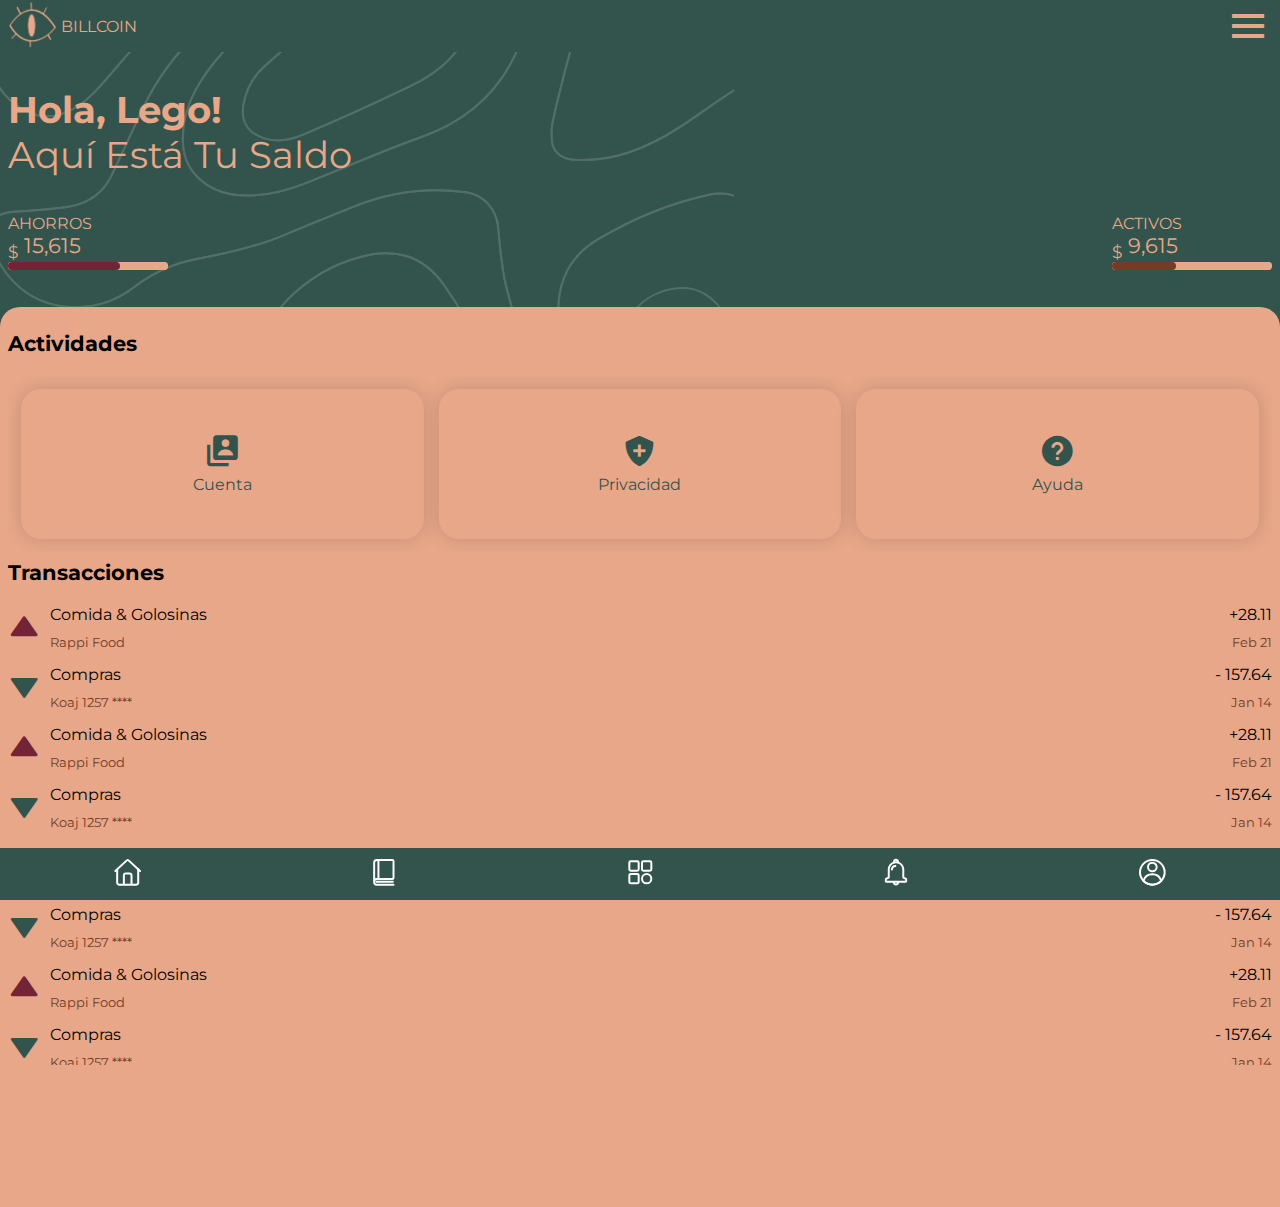
<file: index.html>
<!DOCTYPE html>
<html lang="en">
<head>
    <meta charset="UTF-8">
    <meta name="viewport" content="width=device-width, initial-scale=1.0">
    <title>Billcoin</title>
    <link rel="stylesheet" href="css/style.css">
    <link rel="shortcut icon" href="storage/img/logo2.png" />
    <link href='https://unpkg.com/boxicons@2.1.4/css/boxicons.min.css' rel='stylesheet'>
    <link rel="preconnect" href="https://fonts.googleapis.com">
    <link rel="preconnect" href="https://fonts.gstatic.com" crossorigin>
    <link href="https://fonts.googleapis.com/css2?family=Montserrat:ital,wght@0,100..900;1,100..900&display=swap" rel="stylesheet">
</head>
<body>
    <div class="banner">
        <img src="storage/img/banner.svg">
    </div>
    <header class="header">
        <div class="header__logo">
            <div class="logo__icono">
                <img src="storage/img/logo.png">
            </div>
            <div class="logo__titulo">billcoin</div>
        </div>
        <div class="header__menu">
            <i class='bx bx-menu'></i>
        </div>
    </header>
    <main class="main">
        <section class="main__titulo">
            <article class="titulo__card">
                <h2>Hola, Lego!</h2>
                <p>aquí está tu saldo</p>
            </article>
            <article class="titulo__balance">
                <div class="balance__one">
                    <small>ahorros</small>
                    <label for="savings"><sub>$</sub> 15,615</label>
                    <progress id="savings" max="100" value="70"></progress>
                </div>
                <div class="balance__two">
                    <small>activos</small>
                    <label for="savings"><sub>$</sub> 9,615</label>
                    <progress id="savings" max="100" value="40"></progress>
                </div>
            </article>
        </section>
        <section class="main__activities">
            <article class="activities__service">
                <h3>actividades</h3>
                <div class="service__cards">
                    <div class="service__cards__item_1">
                        <i class='bx bxs-user-account' ></i>
                        <p>cuenta</p>
                    </div>
                    <div class="service__cards__item_2">
                        <i class='bx bxs-shield-plus'></i>
                        <p>privacidad</p>
                    </div>
                    <div class="service__cards__item_3">
                        <i class='bx bxs-help-circle' ></i>
                        <p>ayuda</p>
                    </div>
                </div>
            </article>
            <article class="activities__transactions">
                <h3>transacciones</h3>
                <div class="transactions__cards">
                    <div class="transactions__cards__item">
                        <div>
                            <i class='bx bxs-up-arrow' ></i>
                            <div class="transactions__description">
                                <p>comida & golosinas</p>
                                <small>rappi food</small>
                            </div>
                        </div>
                        <div class="transactions__value">
                            <p>+28.11</p>
                            <small>feb 21</small>
                        </div>
                    </div>
                    <div class="transactions__cards__item">
                        <div>
                            <i class='bx bxs-down-arrow' ></i>
                            <div class="transactions__description">
                                <p>compras</p>
                                <small>koaj 1257 ****</small>
                            </div>
                        </div>
                        <div class="transactions__value">
                            <p>- 157.64</p>
                            <small>jan 14</small>
                        </div>
                    </div>
                    <div class="transactions__cards__item">
                        <div>
                            <i class='bx bxs-up-arrow' ></i>
                            <div class="transactions__description">
                                <p>comida & golosinas</p>
                                <small>rappi food</small>
                            </div>
                        </div>
                        <div class="transactions__value">
                            <p>+28.11</p>
                            <small>feb 21</small>
                        </div>
                    </div>
                    <div class="transactions__cards__item">
                        <div>
                            <i class='bx bxs-down-arrow' ></i>
                            <div class="transactions__description">
                                <p>compras</p>
                                <small>koaj 1257 ****</small>
                            </div>
                        </div>
                        <div class="transactions__value">
                            <p>- 157.64</p>
                            <small>jan 14</small>
                        </div>
                    </div>
                    <div class="transactions__cards__item">
                        <div>
                            <i class='bx bxs-up-arrow' ></i>
                            <div class="transactions__description">
                                <p>comida & golosinas</p>
                                <small>rappi food</small>
                            </div>
                        </div>
                        <div class="transactions__value">
                            <p>+28.11</p>
                            <small>feb 21</small>
                        </div>
                    </div>
                    <div class="transactions__cards__item">
                        <div>
                            <i class='bx bxs-down-arrow' ></i>
                            <div class="transactions__description">
                                <p>compras</p>
                                <small>koaj 1257 ****</small>
                            </div>
                        </div>
                        <div class="transactions__value">
                            <p>- 157.64</p>
                            <small>jan 14</small>
                        </div>
                    </div>
                    <div class="transactions__cards__item">
                        <div>
                            <i class='bx bxs-up-arrow' ></i>
                            <div class="transactions__description">
                                <p>comida & golosinas</p>
                                <small>rappi food</small>
                            </div>
                        </div>
                        <div class="transactions__value">
                            <p>+28.11</p>
                            <small>feb 21</small>
                        </div>
                    </div>
                    <div class="transactions__cards__item">
                        <div>
                            <i class='bx bxs-down-arrow' ></i>
                            <div class="transactions__description">
                                <p>compras</p>
                                <small>koaj 1257 ****</small>
                            </div>
                        </div>
                        <div class="transactions__value">
                            <p>- 157.64</p>
                            <small>jan 14</small>
                        </div>
                    </div>
                    <div class="transactions__cards__item">
                        <div>
                            <i class='bx bxs-up-arrow' ></i>
                            <div class="transactions__description">
                                <p>comida & golosinas</p>
                                <small>rappi food</small>
                            </div>
                        </div>
                        <div class="transactions__value">
                            <p>+28.11</p>
                            <small>feb 21</small>
                        </div>
                    </div>
                    <div class="transactions__cards__item">
                        <div>
                            <i class='bx bxs-down-arrow' ></i>
                            <div class="transactions__description">
                                <p>compras</p>
                                <small>koaj 1257 ****</small>
                            </div>
                        </div>
                        <div class="transactions__value">
                            <p>- 157.64</p>
                            <small>jan 14</small>
                        </div>
                    </div>
                    <div class="transactions__cards__item">
                        <div>
                            <i class='bx bxs-up-arrow' ></i>
                            <div class="transactions__description">
                                <p>comida & golosinas</p>
                                <small>rappi food</small>
                            </div>
                        </div>
                        <div class="transactions__value">
                            <p>+28.11</p>
                            <small>feb 21</small>
                        </div>
                    </div>
                    <div class="transactions__cards__item">
                        <div>
                            <i class='bx bxs-down-arrow' ></i>
                            <div class="transactions__description">
                                <p>compras</p>
                                <small>koaj 1257 ****</small>
                            </div>
                        </div>
                        <div class="transactions__value">
                            <p>- 157.64</p>
                            <small>jan 14</small>
                        </div>
                    </div>
                    </div>
                </div>
            </article>
        </section>
    </main>
    <footer class="footer">
        <ul>
            <li>
                <a href="#"><img src="storage/img/icon.svg"></a>
            </li>
            <li>
                <a href="/views/balance.html"><img src="storage/img/icon_1.svg"></a>
            </li>
            <li>
                <a href="views/cards.html"><img src="storage/img/icon_2.svg"></a>
            </li>
            <li>
                <a href="#"><img src="storage/img/icon_3.svg"></a>
            </li>
            <li>
                <a href="index.html"><img src="storage/img/icon_4.svg"></a>
            </li>
        </ul>
    </footer>
</body>
</html>
</file>
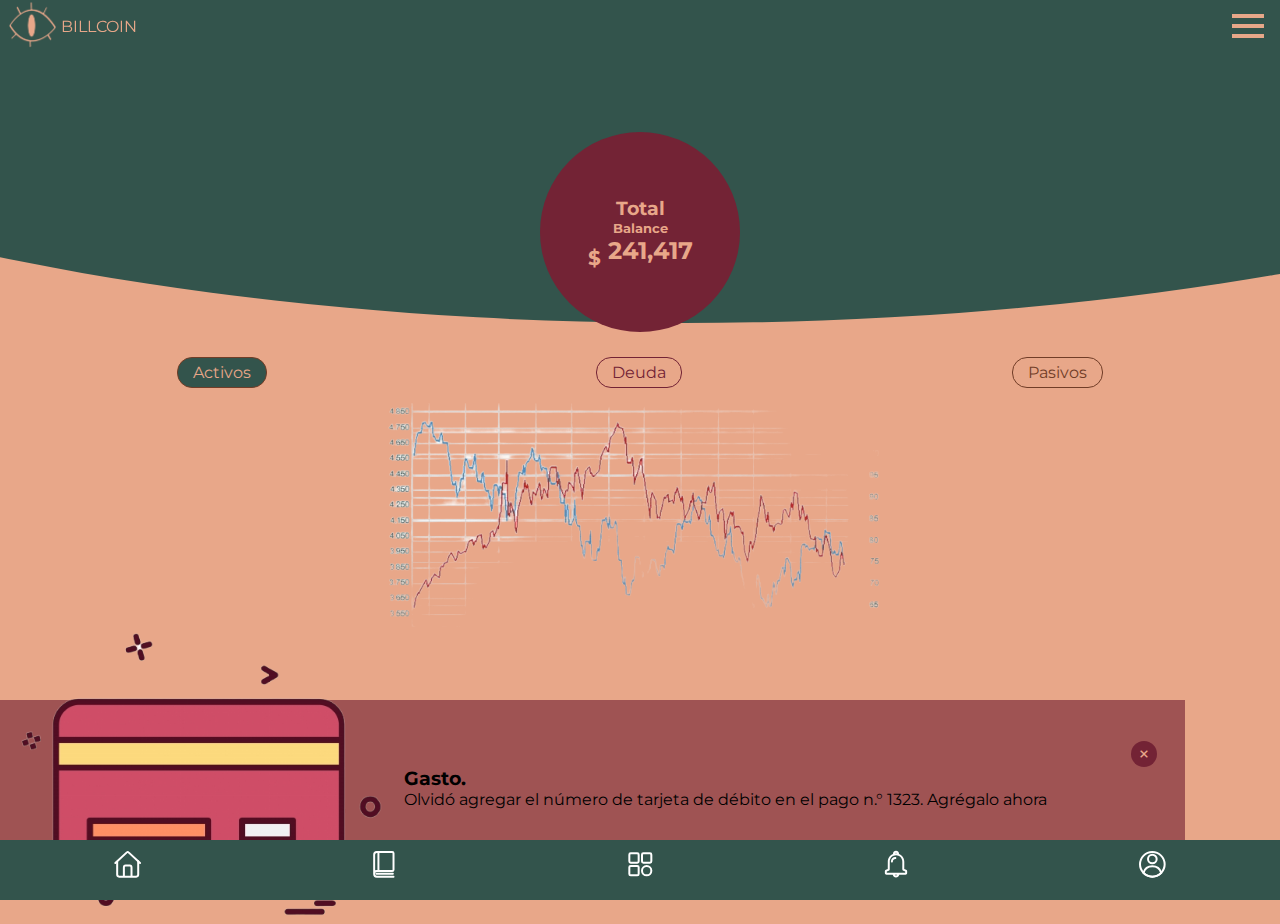
<file: views/balance.html>
<!DOCTYPE html>
<html lang="en">
<head>
    <meta charset="UTF-8">
    <meta name="viewport" content="width=device-width, initial-scale=1.0">
    <title>Billcoin</title>
    <link rel="stylesheet" href="../css/balance.css">
    <link rel="shortcut icon" href="../storage/img/logo2.png" />
    <link href='https://unpkg.com/boxicons@2.1.4/css/boxicons.min.css' rel='stylesheet'>
    <link rel="preconnect" href="https://fonts.googleapis.com">
    <link rel="preconnect" href="https://fonts.gstatic.com" crossorigin>
    <link href="https://fonts.googleapis.com/css2?family=Montserrat:ital,wght@0,100..900;1,100..900&display=swap" rel="stylesheet">
</head>
<body>
    <header class="header">
        <div class="header__logo">
            <div class="logo__icono">
                <img src="../storage/img/logo.png">
            </div>
            <div class="logo__titulo">billcoin</div>
        </div>
        <div class="header__menu">
            <i class='bx bx-menu'></i>
        </div>
    </header>

    <main class="main">
        <section class="balance">
            <article class="balance__circle">
            </article>
            <article class="balance__total">
                <div>    
                    <h3>total</h3>
                    <h5>balance</h5>
                    <h2><sub>$</sub> 241,417</h2>
                </div>
            </article>
        </section>
        <section class="report">
            <article class="report__accounting">
                <button>Activos</button>
                <button>Deuda</button>
                <button>Pasivos</button>
            </article>
            <article class="report__week">
                <img src="../storage/img/grafica.png">
            </article>
        </section>
        <section class="process"> 
            <article class="process__card">
                <div class="card__image">
                    <img src="../storage/img/tarjeta.png">
                </div>
                <div class="card__description">
                    <div class="process__close"><i class="bx bx-x"></i></div>
                    <h3>Gasto.</h3>
                    <p>Olvidó agregar el número de tarjeta de débito en el pago n.° 1323. Agrégalo ahora</p>
                </div>
            </article>
        </section>

    </main>

    <!-- <div class="cuerpo">
        <div class="centro">
            <div class="cabeza">
                <img src="../storage/img/Ellipse 12.svg">
            </div>
            <img class="center" src="../storage/img/Ellipse 19.svg">
            <p class="txt1">Total Balance</p>
            <p class="txt2"><span class="mini">$</span> 214,417</p>
        </div>
        <div class="botones">
            <button class="bot1">Assets</button>
            <button class="bot2">Debt</button>
            <button class="bot3">Income</button>
        </div>
        <div class="tabla">
            <img src="../storage/img/image.png">
        </div>
        <div class="pie">
            <img class="tarj" src="../storage/img/tarjeta.svg">
            <img class="equis" src="../storage/img/equis.svg">
            <h1 class="tit">Spending</h1>
            <p class="txt">You forgot to add debt card number at payment #1323. Add it now</p>
        </div> -->
    </div> 
    <footer class="footer">
        <ul>
            <li>
                <a href="#"><img src="../storage/img/icon.svg"></a>
            </li>
            <li>
                <a href="#"><img src="../storage/img/icon_1.svg"></a>
            </li>
            <li>
                <a href="balance.html"><img src="../storage/img/icon_2.svg"></a>
            </li>
            <li>
                <a href="#"><img src="../storage/img/icon_3.svg"></a>
            </li>
            <li>
                <a href="../index.html"><img src="../storage/img/icon_4.svg"></a>
            </li>
        </ul>
    </footer>
</body>
</html>
</file>
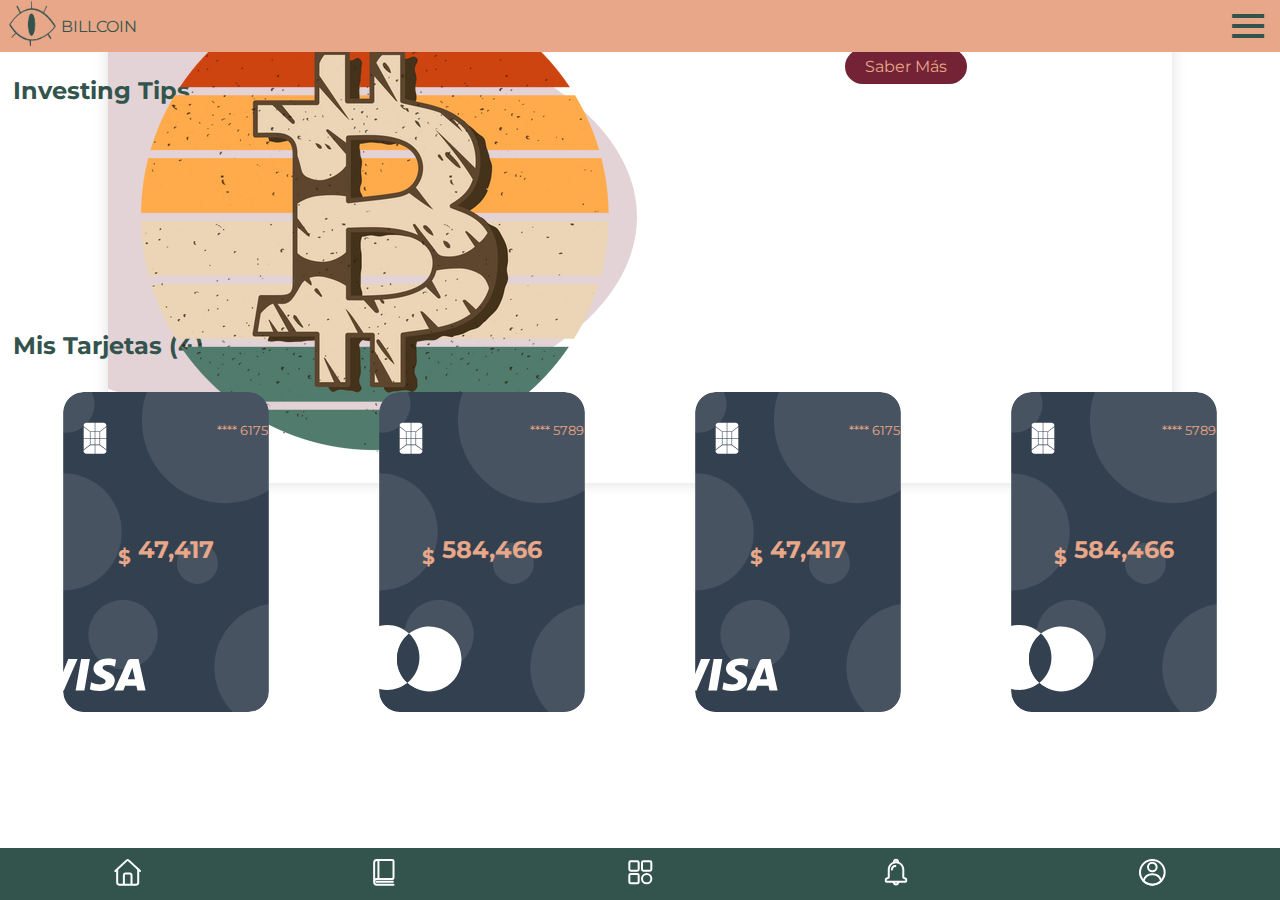
<file: views/cards.html>
<!DOCTYPE html>
<html lang="en">
<head>
    <meta charset="UTF-8">
    <meta name="viewport" content="width=device-width, initial-scale=1.0">
    <title>Billcoin</title>
    <link rel="stylesheet" href="../css/cards.css">
    <link rel="shortcut icon" href="../storage/img/logo2.png" />
    <link href='https://unpkg.com/boxicons@2.1.4/css/boxicons.min.css' rel='stylesheet'>
    <link rel="preconnect" href="https://fonts.googleapis.com">
    <link rel="preconnect" href="https://fonts.gstatic.com" crossorigin>
    <link href="https://fonts.googleapis.com/css2?family=Montserrat:ital,wght@0,100..900;1,100..900&display=swap" rel="stylesheet">
</head>
<body>
    <header class="header">
        <div class="header__logo">
            <div class="logo__icono">
                <img src="../storage/img/logo2.png">
            </div>
            <div class="logo__titulo">billcoin</div>
        </div>
        <div class="header__menu">
            <i class='bx bx-menu'></i>
        </div>
    </header>

    <main class="main">
        <h3 class="main__title">investing tips</h3>
        <section class="main__banner">
            <div class="banner__public">
                <div class="public__logo">
                    <div> 1 </div>
                    <img src="../storage/img/bann.png">
                </div>
                <div class="public__description">
                    <div class="description__close">
                        <i class='bx bx-x'></i>
                    </div>
                    <p>¿Que es el Billcoin?</p>
                    <small>Por Alex Hirsch, DDEG</small>
                    <button>saber más</button>
                </div>
            </div>
        </section>
        <h3 class="main__title2">mis tarjetas (4)</h3>
        <section class="main__cards">
            <article class="cards__item">
                <small>**** 6175</small>
                <h2><sub>$</sub> 47,417</h2>
                <img src="../storage/img/visa.svg">
            </article>
            <article class="cards__item">
                <small>**** 5789</small>
                <h2><sub>$</sub> 584,466</h2>
                <img src="../storage/img/masterCard.svg">
            </article>
            <article class="cards__item">
                <small>**** 6175</small>
                <h2><sub>$</sub> 47,417</h2>
                <img src="../storage/img/visa.svg">
            </article>
            <article class="cards__item">
                <small>**** 5789</small>
                <h2><sub>$</sub> 584,466</h2>
                <img src="../storage/img/masterCard.svg">
            </article>
        </section>
    </main>

    <footer class="footer">
        <ul>
            <li>
                <a href="#"><img src="../storage/img/icon.svg"></a>
            </li>
            <li>
                <a href="#"><img src="../storage/img/icon_1.svg"></a>
            </li>
            <li>
                <a href="balance.html"><img src="../storage/img/icon_2.svg"></a>
            </li>
            <li>
                <a href="#"><img src="../storage/img/icon_3.svg"></a>
            </li>
            <li>
                <a href="../index.html"><img src="../storage/img/icon_4.svg"></a>
            </li>
        </ul>
    </footer>
</body>
</html>
</file>
<file: css/style.css>
@import url(variable.css);

* {
    margin: 0;
    padding: 0;
    box-sizing: border-box;
    font-family: "Montserrat", sans-serif;
    font-optical-sizing: auto;
    font-weight: 10px;
    font-style: normal;
}
body{
    background: var(--color-primario);
}
.banner{
    position: absolute;
    z-index: -1;
}
.banner img{
    width: 100%;
    height: 105vh;
    object-fit: cover;
}
.header {
    width: 100%;
    padding: 0 .5em;
    /* height: 60px; */
    /* background: darkgoldenrod; */
    display: flex;
    flex-direction: row;
    justify-content: space-between;
    align-items: center;
    flex-wrap: nowrap;
    position: sticky;
    z-index: 2;
    top: 0;
    background: var(--color-primario);
}

.header__logo {
    /* background: red; */
    display: flex;
    align-items: center;
    gap: 5px;

}

.logo__icono {
    /* background: green; */
}

.logo__icono img {
    width: 3em;
}

.logo__titulo {
    /* background: orange; */
    color: var(--color-ternario);
    font-family: "Montserrat", sans-serif;
    font-optical-sizing: auto;
    font-weight: 10px;
    font-style: normal;
    text-transform: uppercase;
}

.header__menu {
    /* background: darkblue; */
}

.header__menu i {
    font-size: 3em;
    color: var(--color-ternario);
}

.main__titulo {
    /* background: red; */
}

.titulo__card {
    /* background: green; */
    display: flex;
    flex-direction: column;
    margin-top: 35px;
    justify-content: center;
    padding: 0 0.5em
}

.titulo__card h2,
.titulo__card p {
    font-size: 2.3em;
    color: var(--color-ternario);
    text-transform: capitalize;
}

.titulo__card h2 {
    font-family: "Montserrat", sans-serif;
    font-optical-sizing: auto;
    font-weight: 10px;
    font-style: normal;
}

.titulo__card p {
    font-family: "Montserrat", sans-serif;
    font-optical-sizing: auto;
    font-weight: 10px;
    font-style: normal;
    text-transform: capitalize;
}

.titulo__balance {
    /* background: fuchsia; */
    color: var(--color-ternario);
    display: flex;
    height: 130px;
    justify-content: space-between;
    align-items: center;
    padding: 0 0.5em;
}

.balance__one,
.balance__two {
    display: flex;
    flex-direction: column;
}

.balance__one small,
.balance__two small {
    font-size: 1em;
    text-transform: uppercase;
    font-family: "Montserrat", sans-serif;
    font-optical-sizing: auto;
    font-weight: 10px;
    font-style: normal;
}

.balance__one label,
.balance__two label {
    font-size: 1.3em;
    font-family: "Montserrat", sans-serif;
    font-optical-sizing: auto;
    font-weight: 10px;
    font-style: normal;
}

.balance__one progress[value] {
    --color: var(--color-secundario);
    --background: var(--color-ternario);
    background: var(--background);
}

.balance__two progress[value] {
    --color: var(--color-cuarto);
    --background: var(--color-ternario);
    background: var(--background);
}

progress[value] {
    -webkit-appearance: none;
    -moz-appearance: none;
    appearance: none;
    border: none;
    /* margin: 0 10px; */
    height: .5em;
    border-radius: 10em;
}

.balance__one progress[value]::-webkit-progress-bar,
.balance__two progress[value]::-webkit-progress-bar {
    border-radius: 10em;
    height: .5em;
    background: var(--background);
}

progress[value]::-webkit-progress-value {
    border-radius: 10em;
    background: var(--color);
}

progress[value]::-moz-progress-bar {
    border-radius: 10em;
    background: var(--color);
}

.main__activities{
    background: var(--color-ternario);
    height: 100vh;
    padding: 1.5em 0.5em;
    border-top-left-radius: 20px;
    border-top-right-radius: 20px;
    position: relative;
    z-index: 5;
    display: flex;
    flex-direction: column;
    gap: .5em;
}
.activities__service{
    /* background: blue; */
}
.activities__service h3,
.activities__transactions h3{
    /* background: darkgoldenrod; */
    text-transform: capitalize;
    font-family: "Montserrat", sans-serif;
    font-optical-sizing: auto;
    font-weight: 10px;
    font-style: normal;
    font-size: 1.3em;
    margin-bottom: 20px;
}

.service__cards{
    /* background: olivedrab; */
    display: flex;
    flex-direction: row;
    justify-content: center;
    overflow-x: scroll;
    padding: 0.8em;
    gap: 15px;
}
.service__cards div{
    flex: 1;
    min-width: 30%;
    min-height: 150px;
    border-radius: 20px;
    background: var(--color-ternario);
    box-shadow: 0px 0px 20px rgba(0, 0, 0, 0.150);
    color: var(--color-primario);
    font-family: "Montserrat", sans-serif;
    font-optical-sizing: auto;
    font-weight: 10px;
    font-style: normal;
    text-transform: capitalize;
    display: flex;
    flex-direction: column;
    justify-content: center;
    align-items: center;
    gap: 5px;
}
.service__cards div i{
    font-size: 2.3em;
}

.activities__transactions{
    /* background: red; */
}

.transactions__cards{
    /* background: orangered; */
    height: 460px;
    display: flex;
    flex-direction: column;
    overflow-y: scroll;
    gap: 15px
}
.transactions__cards div{
    /* background: darkgoldenrod; */
    height: 45px;
    display: flex;
    flex-direction: row;
    justify-content: space-between;
    align-items: center;
    gap: 10px;
}
.transactions__cards div i {
    font-size: 2em;
}
div.transactions__description,
div.transactions__value{
    display: flex;
    flex-direction: column;
    text-transform: capitalize;
}
div.transactions__description{
    align-items: flex-start;
}
div.transactions__value{
    align-items: flex-end;
}
div.transactions__description p,
div.transactions__value p{
    font-family: "Montserrat", sans-serif;
    font-optical-sizing: auto;
    font-weight: 10px;
    font-style: normal;
}
div.transactions__description small,
div.transactions__value small{
    font-family: "Montserrat", sans-serif;
    font-optical-sizing: auto;
    font-weight: 10px;
    font-style: normal;
    color: var(--color-cuarto);
}
i.bx.bxs-up-arrow{
    color: var(--color-secundario);
}
i.bxs-down-arrow{
    color: var(--color-primario);
}

.footer {
    width: 100%;
    background: var(--color-primario);
    position: fixed;
    bottom: 0;
    z-index: 10;
}

.footer ul {
    display: flex;
    justify-content: space-around;
}

.footer ul li {
    list-style: none;
    margin: .5em 0;
}

.footer ul li a img {
    width: 2em;
}
</file>
<file: css/balance.css>
@import url(variable.css);

* {
    margin: 0;
    padding: 0;
    box-sizing: border-box;  font-family: "Montserrat", sans-serif;
    font-optical-sizing: auto;
    font-style: normal;
}
body{
    background: var(--color-ternario);
}
.banner{
    position: absolute;
    z-index: -1;
}
.banner img{
    width: 100%;

}
.header {
    width: 100%;
    padding: 0 .5em;
    /* height: 60px; */
    /* background: darkgoldenrod; */
    display: flex;
    flex-direction: row;
    justify-content: space-between;
    align-items: center;
    flex-wrap: nowrap;
    position: fixed;
    z-index: 2;
    top: 0;
}

.header__logo {
    /* background: red; */
    display: flex;
    align-items: center;
    gap: 5px;

}

.logo__icono {
    /* background: green; */
}

.logo__icono img {
    width: 3em;
}

.logo__titulo {
    /* background: orange; */
    color:  var(--color-ternario);
    font-family: "Montserrat", sans-serif;
    font-optical-sizing: auto;
    font-weight: 10px;
    font-style: normal;
    text-transform: uppercase;
}

.header__menu {
    /* background: darkblue; */
}

.header__menu i {
    font-size: 3em;
    color: var(--color-ternario);
}

.balance{
    width: 100%;
    height: 38vh;
    position: relative;
    overflow: hidden;
}
.balance__circle{
    background: var(--color-primario);
    width: 110%;
    height: 58vh;
    border-radius: 100%;
    position: absolute;
    top: -460px;
    left: -20px;
    right: 0;
    margin: 0 auto;
    scale: 2;
}
.balance__total{
    background: var(--color-secundario);
    width: 200px;
    height: 200px;
    border-radius: 100%;
    position: absolute;
    left: 0;
    right: 0;
    bottom: 10px;
    margin: 0 auto;
    text-align: center;
    color: var(--color-ternario);
    font-family: "Montserrat", sans-serif;
    font-optical-sizing: auto;
    font-weight: 10px;
    font-style: normal;
    text-transform: capitalize;
}
.balance__total div{
    margin-top: 65px;
}
.report{
    width: 100%;
    position: relative;
    padding: 15px .8em;
}
.report__accounting{
    display: flex;
    flex-direction: row;
    justify-content: space-around;
}
.report__accounting button{
    background: var(--color-ternario);
    padding: 5px 15px;
    border-radius: 15px;
    font-family: "Montserrat", sans-serif;
    font-optical-sizing: auto;
    font-weight: 10px;
    font-style: normal;
    font-size: 1em;
    border: 1px solid var(--color-cuarto);
    color: var(--color-cuarto);
    text-transform: capitalize;
}
.report__accounting button:first-child{
    background: var(--color-primario);
    color: var(--color-ternario);
}
.report__accounting button:nth-child(2){
    background: var(--color-ternario);
    color: var(--color-secundario);
    border-color: var(--color-secundario);
}
.report__accounting button:last-child{
    background: var(--color-ternario);
}
.report__week img{
    width: 100%;
    height: 25vh;
    object-fit: contain;
    margin-top: 15px;
}
.process{
    background: rgba(115, 35, 52, 0.63);
    height: 150px;
    position: absolute;
    bottom: 50px;
    display: flex;
    padding: 0 0.8rem;
}
.process__card{
    width: 100%;
    display: flex;
    justify-content: center;
    align-items: center;
}
.card__image{
    flex: 1;
}
.card__image img{
    width: 100%;
    object-fit: contain;
}
.card__description{
    display: flex;
    flex-direction: column;
    align-content: center;
    padding-right: 15px;
    padding-left: 15px;
    flex: 2;
}
.card__description div h3{
    text-transform: capitalize;
    color: var(--color-primario);
    font-family: "Montserrat", sans-serif;
    font-optical-sizing: auto;
    font-weight: 10px;
    font-style: normal;
}

.card__description div p{
    color: var(--color-cuarto);
    font-family: "Montserrat", sans-serif;
    font-optical-sizing: auto;
    font-weight: 10px;
    font-style: normal;
}

.process__close{
    display: flex;
    justify-content: flex-end;
}

.process__close i{
    border-radius: 100%;
    padding: 5px;
    background: var(--color-secundario);
    color: var(--color-ternario);
}






.footer {
    width: 100%;
    height: 60px;
    background: var(--color-primario);
    position: fixed;
    bottom: 0;
    z-index: 10;
}

.footer ul {
    display: flex;
    justify-content: space-around;
}

.footer ul li {
    list-style: none;
    margin: .5em 0;
}

.footer ul li a img {
    width: 2em;
}
</file>
<file: css/cards.css>
@import url(variable.css);

* {
    margin: 0;
    padding: 0;
    box-sizing: border-box;
    font-family: "Montserrat", sans-serif;
    font-optical-sizing: auto;
    font-weight: 10px;
    font-style: normal;
}


.header {
    width: 100%;
    padding: 0 .5em;
    /* height: 60px; */
    /* background: darkgoldenrod; */
    display: flex;
    flex-direction: row;
    justify-content: space-between;
    align-items: center;
    flex-wrap: nowrap;
    position: sticky;
    z-index: 2;
    top: 0;
    background: var(--color-ternario);
}

.header__logo {
    /* background: red; */
    display: flex;
    align-items: center;
    gap: 5px;

}

.logo__icono {
    /* background: green; */
}

.logo__icono img {
    width: 3em;
}

.logo__titulo {
    /* background: orange; */
    color:  var(--color-primario);
    font-family: "Montserrat", sans-serif;
    font-optical-sizing: auto;
    font-weight: 10px;
    font-style: normal;
    text-transform: uppercase;
}

.header__menu {
    /* background: darkblue; */
}

.header__menu i {
    font-size: 3em;
    color: var(--color-primario);
}


.main{
    display: grid;
    grid-template-columns: 1fr;
    grid-template-rows: repeat(9, 1fr);
    padding: 0 .8em;
    grid-template-areas: 
    "investing"
    "banner"
    "banner"
    "cards"
    "colection"
    "colection"
    "colection"
    "colection"
    "colection";
    grid-gap: 10px;
}
.main__title,
.main__title2{
    /* background: red; */
    grid-area: investing;
    margin-top: 1em;
    font-size: 1.5em;
    text-transform: capitalize;
    font-family: "Montserrat", sans-serif;
    font-optical-sizing: auto;
    font-weight: 10px;
    font-style: normal;
    color: var(--color-primario);
}
.main__banner{
    /* background: orange; */
    height: 160px;
    grid-area: banner;
    display: flex;
    justify-content: center;
    align-items: center;
}
.banner__public{
    display: grid;
    grid-template-columns: repeat(2, 1fr);
    grid-template-rows: 1fr;
    /* background: red; */
    border-radius: 15px;
    box-shadow: 0 0 15px rgba(0, 0, 0, 0.130);
    grid-template-areas: 
    "logo description";
}
.public__logo{
    /* background: blue; */
    /* border-bottom-right-radius: 100px; */
    /* border-top-right-radius: 100px; */
    grid-area: logo;
    display: flex;
    justify-content: center;
    align-items: center;
    position: relative;
    overflow: hidden;
    border-radius: 15px;
}
.public__logo div{
    position: absolute;
    background: var(--color-secundario);
    opacity: .2;
    z-index: -1;
    right: 3px;
    width: 700px;
    height: 400px;
    border-radius: 100%;
}
.public__logo img{
    width: 100%;
    /* height: 160px; */
    padding: 10px;
    object-fit: contain;
}
.public__description{
    /* background: violet; */
    grid-area: description;
    text-align: center;
}
.public__description p{
    font-family: "Montserrat", sans-serif;
    font-optical-sizing: auto;
    font-weight: 10px;
    font-style: normal;
    font-size: 1.3em;
    color: var(--color-primario);
    margin-top: 10px;
}
.public__description small{
    display: block;
    font-family: "Montserrat", sans-serif;
    font-optical-sizing: auto;
    font-weight: 10px;
    font-style: normal;
    font-size: 1em;
    color: var(--color-cuarto);
}
.public__description button{
    border: none;
    margin-top: 8px;
    padding: 8px 20px;
    border-radius: 50px;
    font-size: 1em;
    background: var(--color-secundario);
    font-family: "Montserrat", sans-serif;
    font-optical-sizing: auto;
    font-weight: 10px;
    font-style: normal;
    text-transform: capitalize;
    color: var(--color-ternario);
}
.description__close{
    width: 100%;
    text-align: right;
    padding-right: 10px;
    padding-top: 10px;
}
.description__close i {
    /* background: red; */
    border-radius: 100%;
    padding: 5px;
    background: var(--color-secundario);
    color: var(--color-ternario);
}
.main__title2{
    grid-area: cards;
}
.main__cards{
    /* background: green; */
    grid-area: colection;
    display: flex;
    gap: 10px;
    /* padding: 10px ; */
    flex-direction: row;

    height: 320px;
    overflow-x: scroll;
}
.cards__item{
    flex: 1;
    min-width: 200px;
    background: url(../storage/img/card.svg);
    background-repeat: no-repeat;
    background-position: top;
    background-size: contain;
    display: flex;
    flex-direction: column;
    justify-content: center;
    align-items: center;
    position: relative;
}
.cards__item h2{
    color: var(--color-ternario);
    font-family: "Montserrat", sans-serif;
    font-optical-sizing: auto;
    font-weight: 10px;
    font-style: normal;
}
.cards__item small{
    position: absolute;
    top: 30px;
    right: 4vw;
    color: var(--color-ternario);
    font-family: "Montserrat", sans-serif;
    font-optical-sizing: auto;
    font-weight: 10px;
    font-style: normal;
}

.cards__item img{
    position: absolute;
    width: 35%;
    left: 2vw;
    bottom: 20px;
}





















.footer {
    width: 100%;
    background: var(--color-primario);
    position: fixed;
    bottom: 0;
    z-index: 10;
}

.footer ul {
    display: flex;
    justify-content: space-around;
}

.footer ul li {
    list-style: none;
    margin: .5em 0;
}

.footer ul li a img {
    width: 2em;
}
</file>
